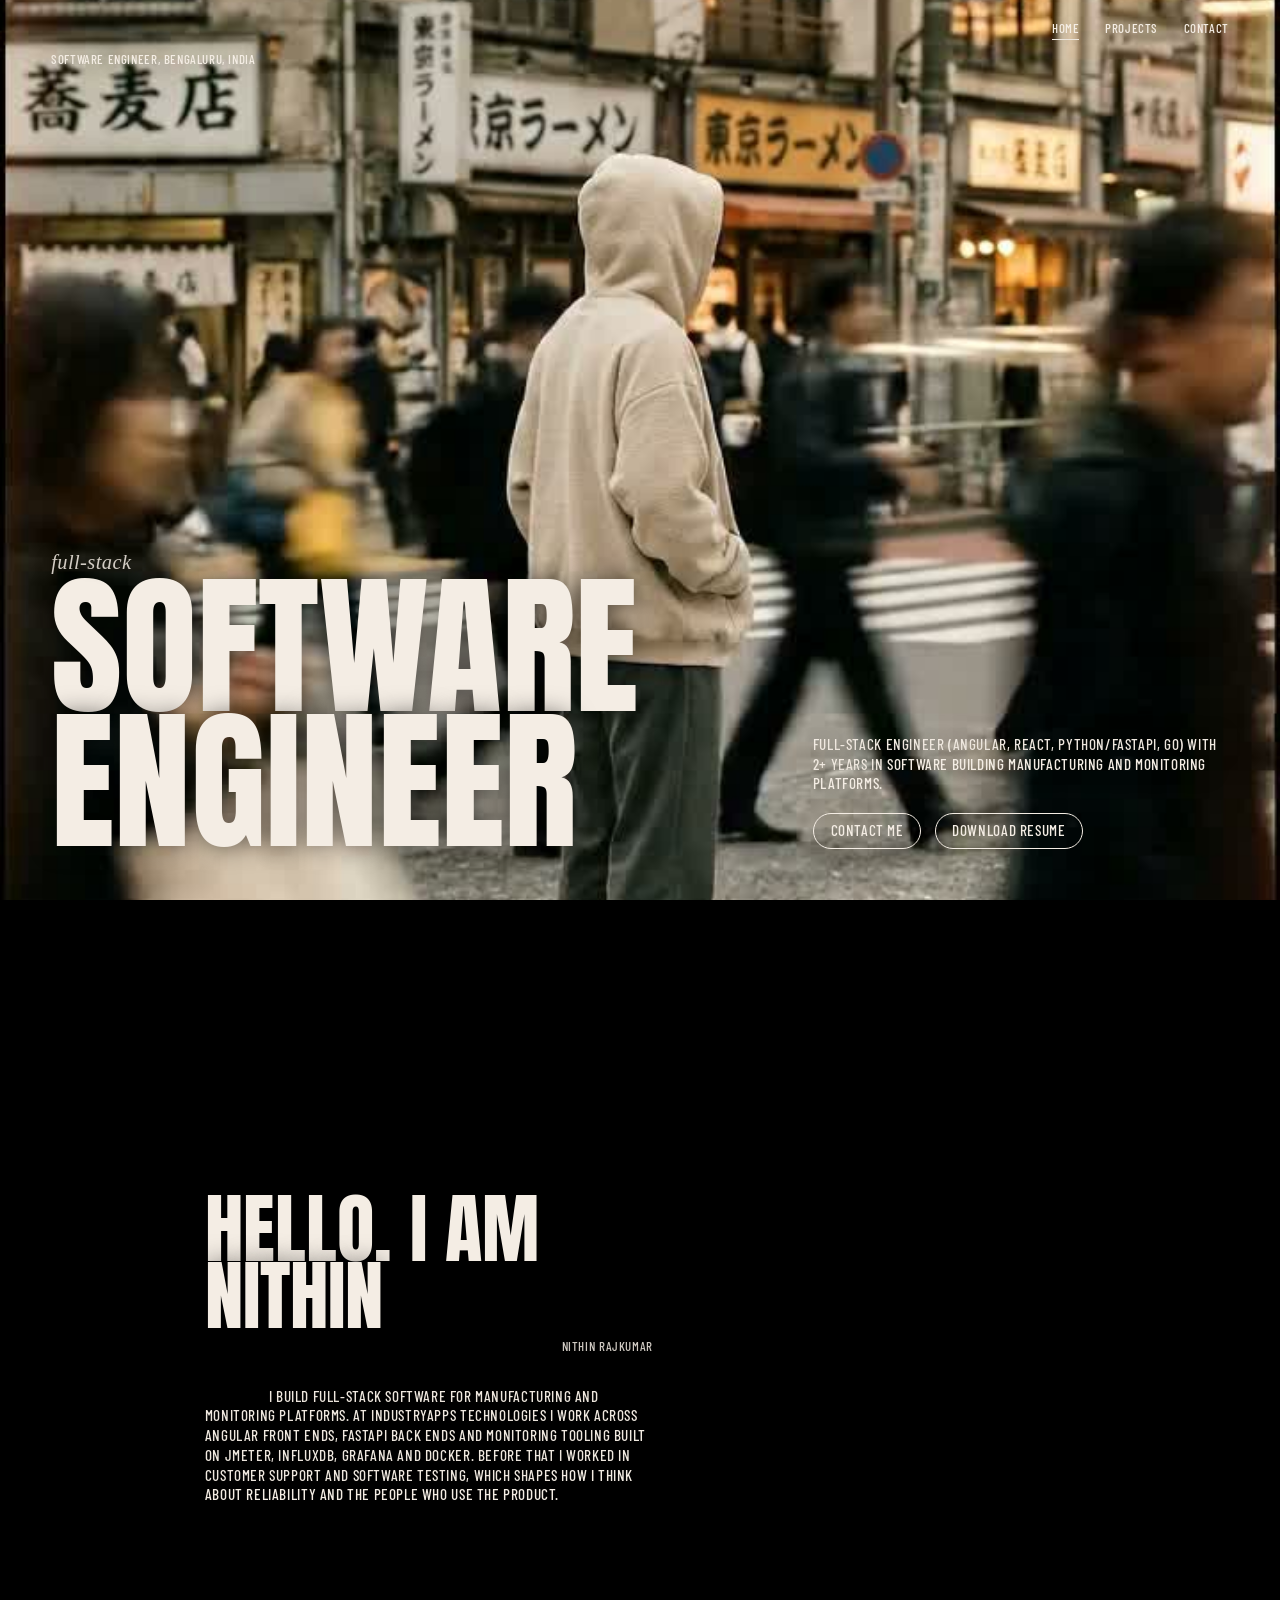
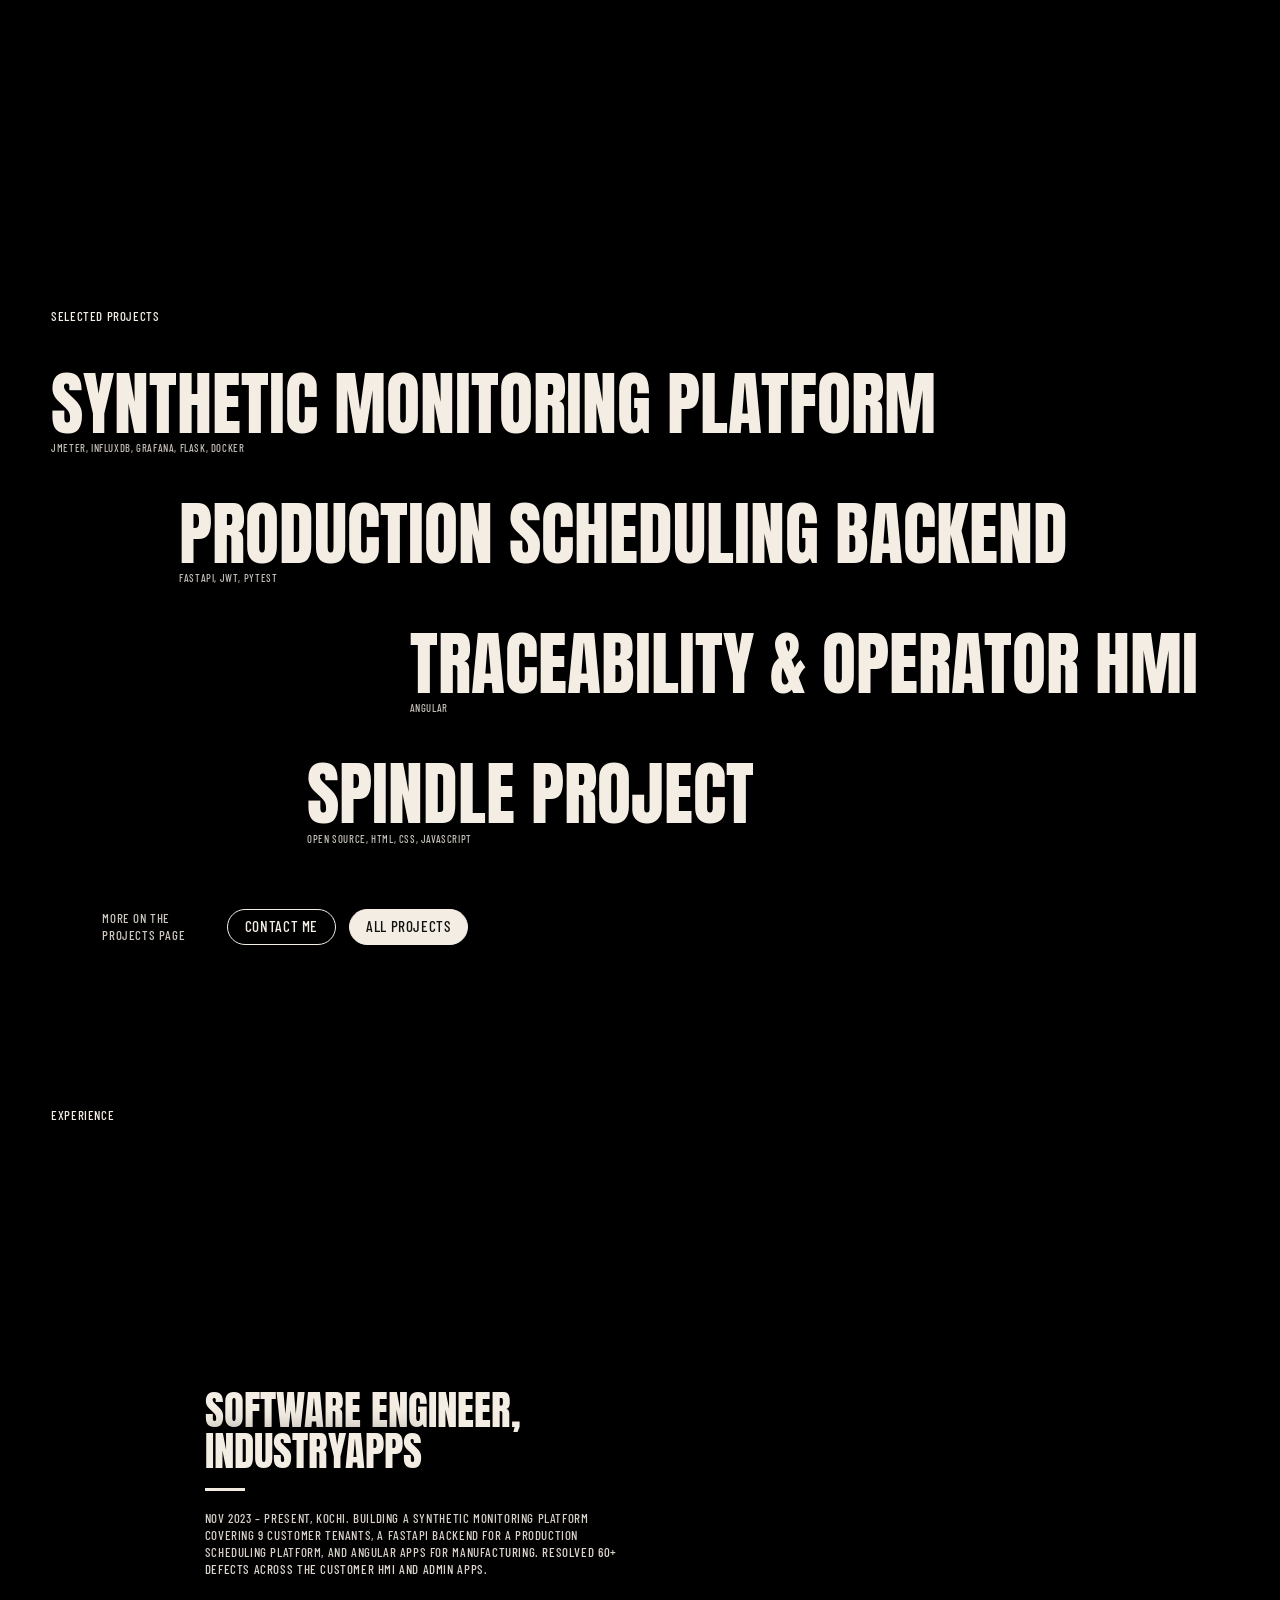
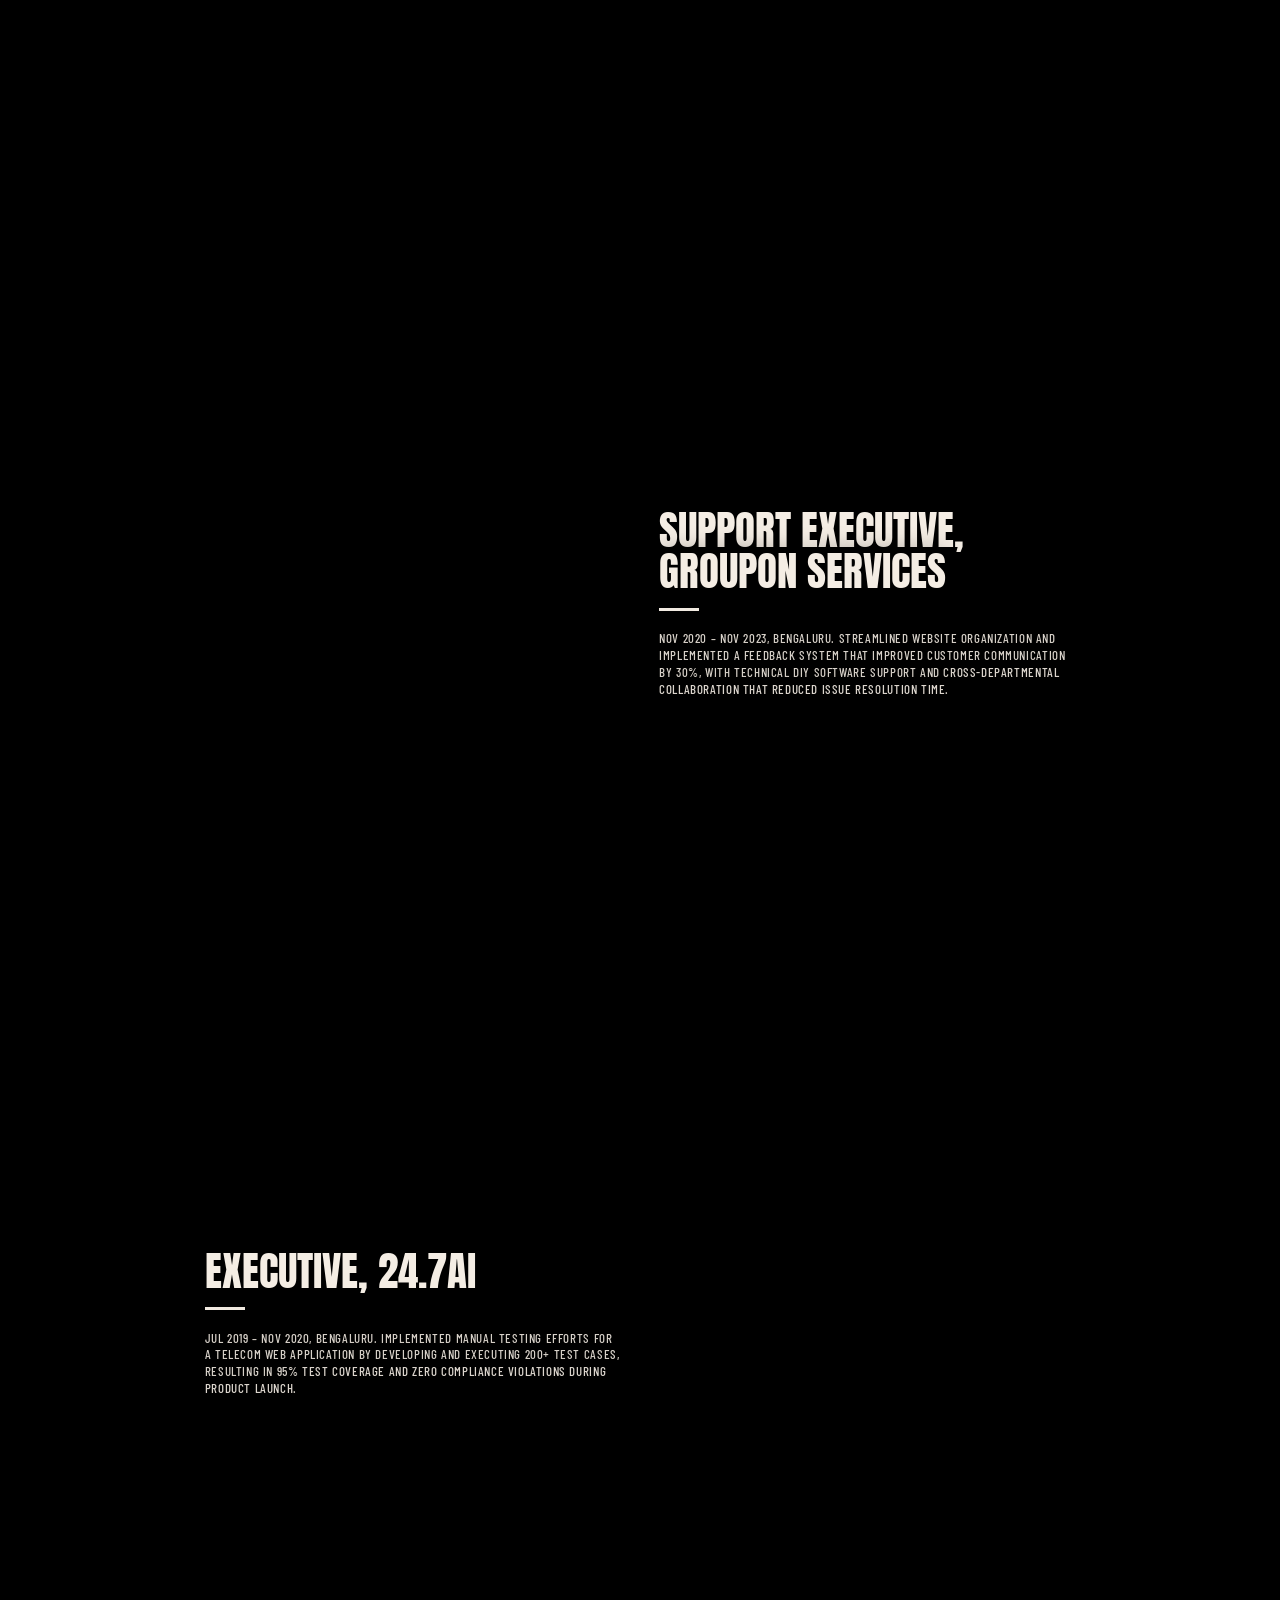
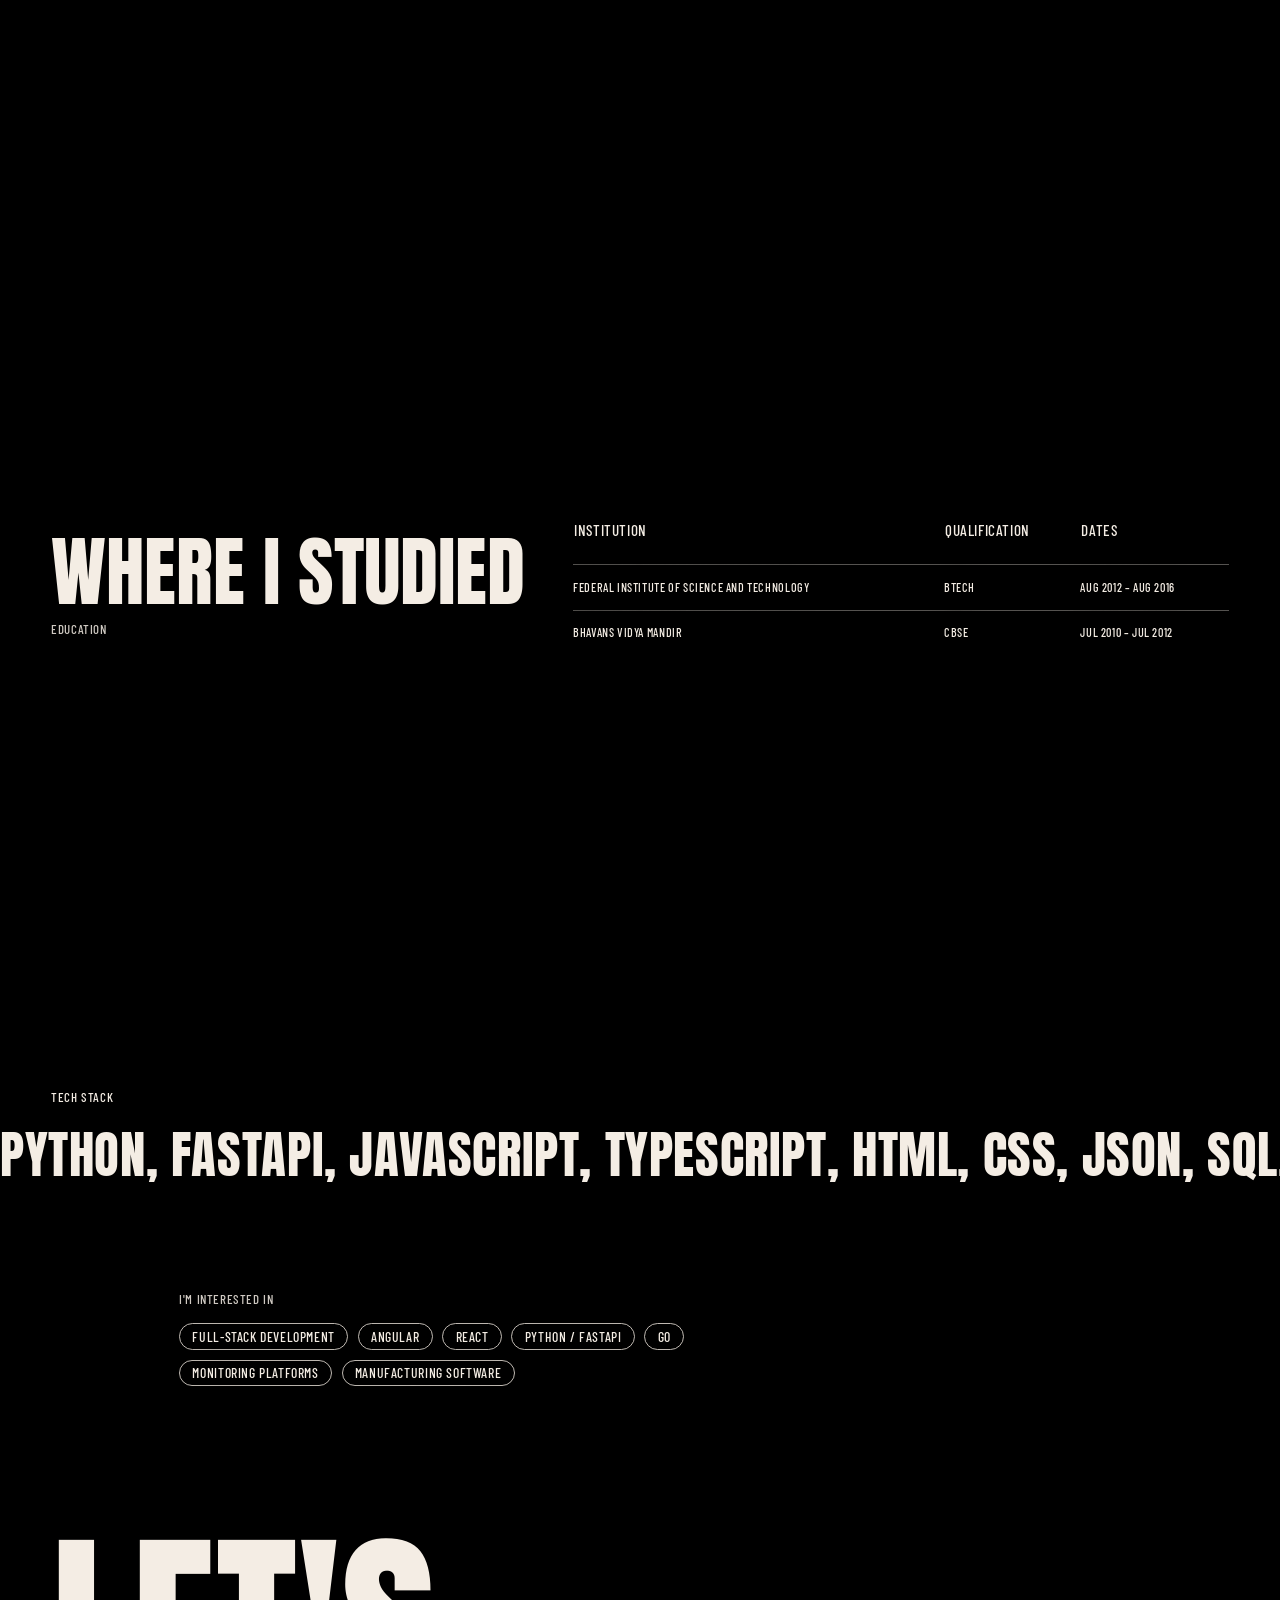
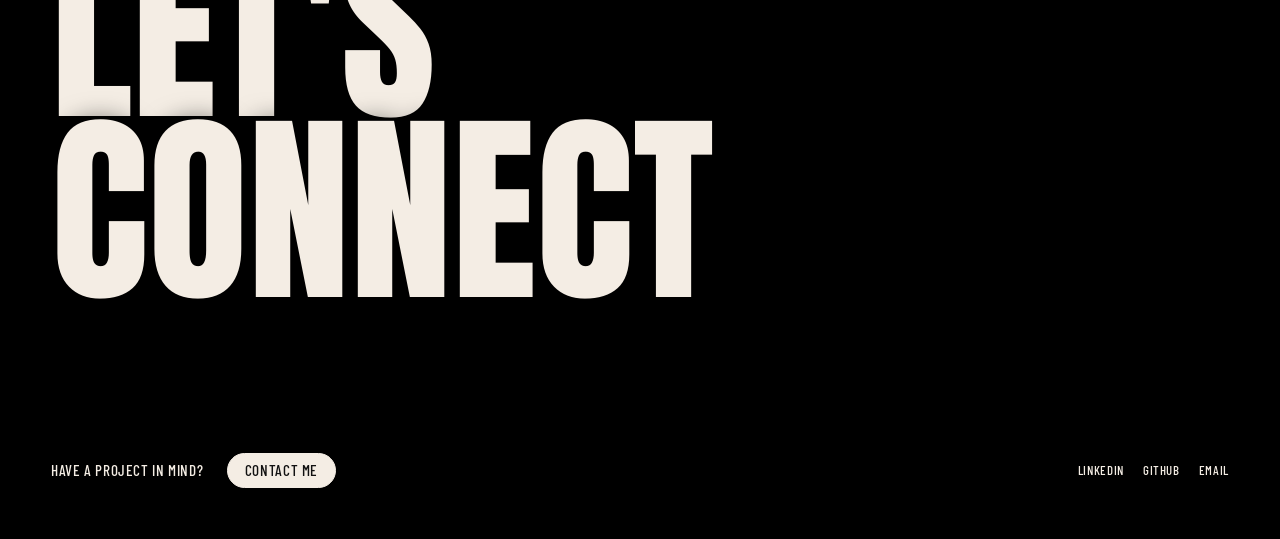
<file: index.html>
<!DOCTYPE html>
<html lang="en">
<head>
  <meta charset="UTF-8">
  <meta name="viewport" content="width=device-width, initial-scale=1.0">
  <title>Nithin Rajkumar</title>
  <link rel="preconnect" href="https://fonts.googleapis.com">
  <link rel="preconnect" href="https://fonts.gstatic.com" crossorigin>
  <link href="https://fonts.googleapis.com/css2?family=Anton&family=Barlow+Condensed:wght@400;500;600&display=swap" rel="stylesheet">
  <link rel="stylesheet" href="style.css">
</head>
<body>
  <canvas id="stage"></canvas>

  <header class="nav">
    <nav>
      <a href="index.html" aria-current="page">Home</a>
      <a href="projects.html">Projects</a>
      <a href="#connect">Contact</a>
    </nav>
  </header>

  <main>
    <section class="hero">
      <p class="hero-role reveal">Software Engineer, Bengaluru, India</p>
      <div class="hero-body">
        <h1 class="display reveal">
          <span class="script">full-stack</span>
          Software<br>Engineer
        </h1>
        <div class="hero-intro reveal">
          <p>Full-stack engineer (Angular, React, Python/FastAPI, Go) with 2+ years in software building manufacturing and monitoring platforms.</p>
          <a class="btn" href="mailto:Rajkumar_nithin@yahoo.com">Contact me</a>
          <a class="btn" href="NithinResume.pdf" download>Download resume</a>
        </div>
      </div>
    </section>

    <section class="about">
      <div class="about-inner reveal">
        <h2 class="display">Hello. I am Nithin</h2>
        <p class="byline">Nithin Rajkumar</p>
        <p class="about-text">I build full-stack software for manufacturing and monitoring platforms. At IndustryApps Technologies I work across Angular front ends, FastAPI back ends and monitoring tooling built on JMeter, InfluxDB, Grafana and Docker. Before that I worked in customer support and software testing, which shapes how I think about reliability and the people who use the product.</p>
      </div>
    </section>

    <section class="cases">
      <p class="label reveal">Selected projects</p>
      <ul class="case-list">
        <li class="case c1 reveal"><h3 class="display">Synthetic Monitoring Platform</h3><span>JMeter, InfluxDB, Grafana, Flask, Docker</span></li>
        <li class="case c2 reveal"><h3 class="display">Production Scheduling Backend</h3><span>FastAPI, JWT, Pytest</span></li>
        <li class="case c3 reveal"><h3 class="display">Traceability &amp; Operator HMI</h3><span>Angular</span></li>
        <li class="case c4 reveal"><h3 class="display">Spindle Project</h3><span>Open source, HTML, CSS, JavaScript</span></li>
      </ul>
      <div class="case-actions reveal">
        <span class="note">More on the projects page</span>
        <a class="btn" href="mailto:Rajkumar_nithin@yahoo.com">Contact me</a>
        <a class="btn btn-solid" href="projects.html">All projects</a>
      </div>
    </section>

    <section class="stories">
      <p class="label reveal">Experience</p>
      <article class="story left reveal">
        <h2 class="display">Software Engineer, IndustryApps</h2>
        <p>Nov 2023 – Present, Kochi. Building a synthetic monitoring platform covering 9 customer tenants, a FastAPI backend for a production scheduling platform, and Angular apps for manufacturing. Resolved 60+ defects across the Customer HMI and Admin apps.</p>
      </article>
      <article class="story right reveal">
        <h2 class="display">Support Executive, Groupon Services</h2>
        <p>Nov 2020 – Nov 2023, Bengaluru. Streamlined website organization and implemented a feedback system that improved customer communication by 30%, with technical DIY software support and cross-departmental collaboration that reduced issue resolution time.</p>
      </article>
      <article class="story left reveal">
        <h2 class="display">Executive, 24.7ai</h2>
        <p>Jul 2019 – Nov 2020, Bengaluru. Implemented manual testing efforts for a telecom web application by developing and executing 200+ test cases, resulting in 95% test coverage and zero compliance violations during product launch.</p>
      </article>
    </section>

    <section class="awards">
      <div class="awards-title reveal">
        <h2 class="display">Where I studied</h2>
        <p class="byline">Education</p>
      </div>
      <div class="awards-table reveal">
        <table>
          <thead>
            <tr><th>Institution</th><th>Qualification</th><th>Dates</th></tr>
          </thead>
          <tbody>
            <tr><td>Federal Institute of Science and Technology</td><td>BTech</td><td>Aug 2012 – Aug 2016</td></tr>
            <tr><td>Bhavans Vidya Mandir</td><td>CBSE</td><td>Jul 2010 – Jul 2012</td></tr>
          </tbody>
        </table>
      </div>
    </section>

    <section class="featured">
      <p class="label reveal">Tech stack</p>
      <div class="marquee" aria-label="Tech stack">
        <div class="marquee-track">
          <span>Python, FastAPI, JavaScript, TypeScript, HTML, CSS, JSON, SQL, Java, Go, React, Angular, Vue.js, Redux, Node.js, Express, MongoDB, MySQL, PocketBase, Git, GitHub, Azure, JIRA, Docker, JMeter, Selenium, Mocha, Postman, Webpack, npm, Linux, Visual Studio,</span>
          <span aria-hidden="true">Python, FastAPI, JavaScript, TypeScript, HTML, CSS, JSON, SQL, Java, Go, React, Angular, Vue.js, Redux, Node.js, Express, MongoDB, MySQL, PocketBase, Git, GitHub, Azure, JIRA, Docker, JMeter, Selenium, Mocha, Postman, Webpack, npm, Linux, Visual Studio,</span>
        </div>
      </div>
    </section>

    <section class="connect" id="connect">
      <div class="connect-top reveal">
        <p class="label">I'm interested in</p>
        <ul class="tags">
          <li>Full-stack Development</li>
          <li>Angular</li>
          <li>React</li>
          <li>Python / FastAPI</li>
          <li>Go</li>
          <li>Monitoring Platforms</li>
          <li>Manufacturing Software</li>
        </ul>
      </div>
      <h2 class="display connect-title reveal">Let's<br>Connect</h2>
      <div class="connect-bottom reveal">
        <span class="ask">Have a project in mind?</span>
        <a class="btn btn-solid" href="mailto:Rajkumar_nithin@yahoo.com">Contact me</a>
        <nav class="socials">
          <a href="https://www.linkedin.com/in/nithinrajkumar" target="_blank" rel="noopener">LinkedIn</a>
          <a href="https://github.com/nithindante" target="_blank" rel="noopener">GitHub</a>
          <a href="mailto:Rajkumar_nithin@yahoo.com">Email</a>
        </nav>
      </div>
    </section>
  </main>

  <script src="reveal.js"></script>
  <script src="script.js"></script>
</body>
</html>
</file>
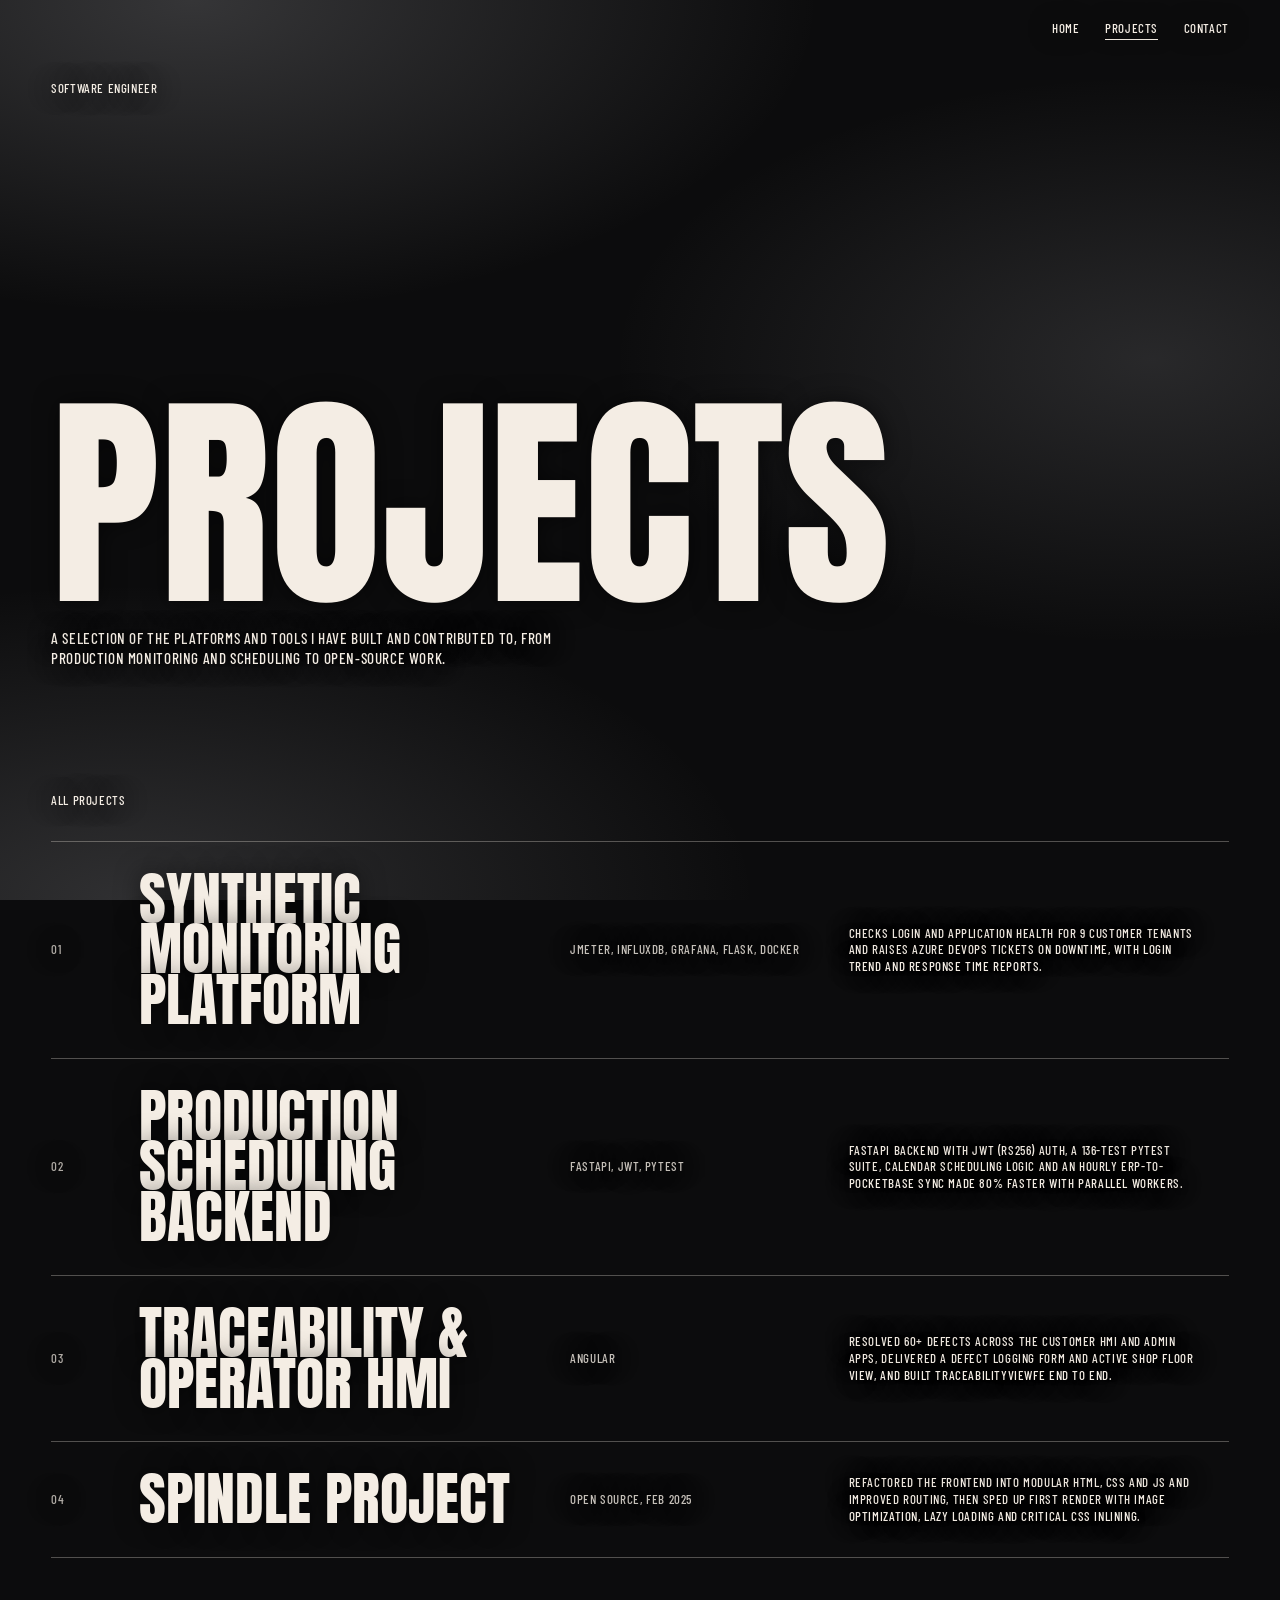
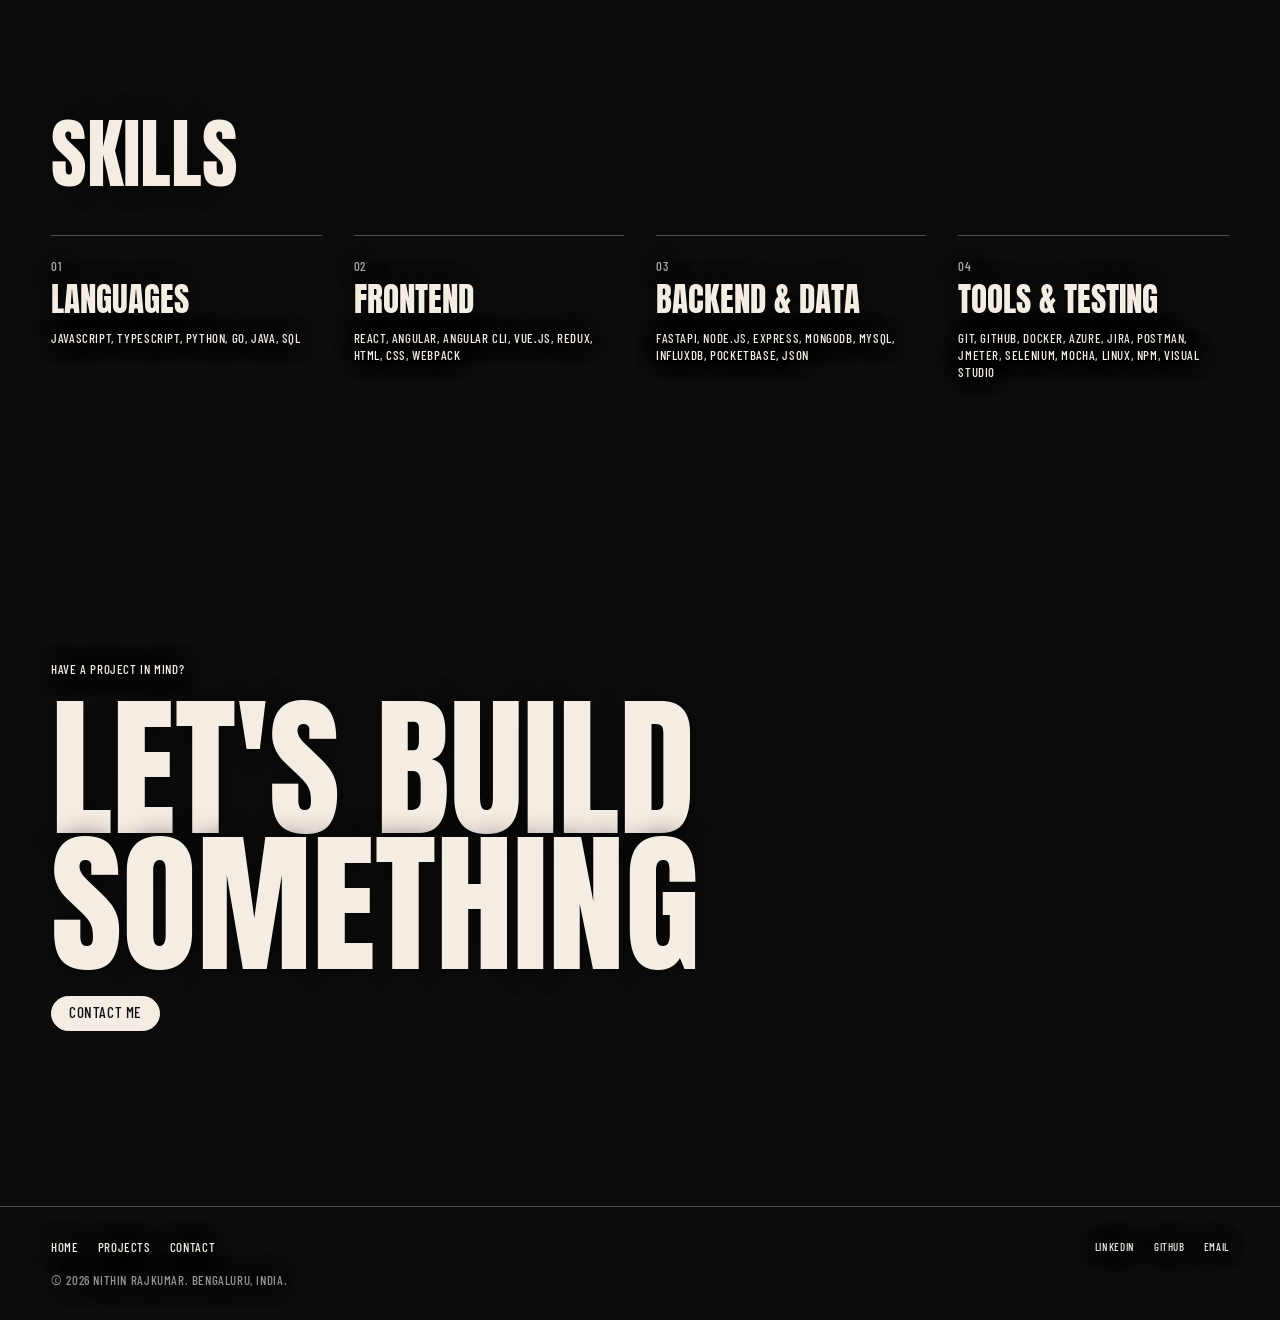
<file: projects.html>
<!DOCTYPE html>
<html lang="en">
<head>
  <meta charset="UTF-8">
  <meta name="viewport" content="width=device-width, initial-scale=1.0">
  <title>Projects - Nithin Rajkumar</title>
  <link rel="preconnect" href="https://fonts.googleapis.com">
  <link rel="preconnect" href="https://fonts.gstatic.com" crossorigin>
  <link href="https://fonts.googleapis.com/css2?family=Anton&family=Barlow+Condensed:wght@400;500;600&display=swap" rel="stylesheet">
  <link rel="stylesheet" href="style.css">
</head>
<body class="page-projects">
  <header class="nav">
    <nav>
      <a href="index.html">Home</a>
      <a href="projects.html" aria-current="page">Projects</a>
      <a href="#contact">Contact</a>
    </nav>
  </header>

  <main>
    <section class="p-hero">
      <p class="label reveal">Software Engineer</p>
      <div class="reveal">
        <h1 class="display">Projects</h1>
        <p class="p-sub">A selection of the platforms and tools I have built and contributed to, from production monitoring and scheduling to open-source work.</p>
      </div>
    </section>

    <section class="p-list">
      <p class="label reveal">All projects</p>
      <ul>
        <li class="p-item reveal">
          <span class="p-num">01</span>
          <h2 class="display">Synthetic Monitoring Platform</h2>
          <span class="p-cat">JMeter, InfluxDB, Grafana, Flask, Docker</span>
          <p>Checks login and application health for 9 customer tenants and raises Azure DevOps tickets on downtime, with login trend and response time reports.</p>
        </li>
        <li class="p-item reveal">
          <span class="p-num">02</span>
          <h2 class="display">Production Scheduling Backend</h2>
          <span class="p-cat">FastAPI, JWT, Pytest</span>
          <p>FastAPI backend with JWT (RS256) auth, a 136-test pytest suite, calendar scheduling logic and an hourly ERP-to-PocketBase sync made 80% faster with parallel workers.</p>
        </li>
        <li class="p-item reveal">
          <span class="p-num">03</span>
          <h2 class="display">Traceability &amp; Operator HMI</h2>
          <span class="p-cat">Angular</span>
          <p>Resolved 60+ defects across the Customer HMI and Admin apps, delivered a defect logging form and Active Shop Floor view, and built TraceabilityViewFE end to end.</p>
        </li>
        <li class="p-item reveal">
          <span class="p-num">04</span>
          <h2 class="display">Spindle Project</h2>
          <span class="p-cat">Open source, Feb 2025</span>
          <p>Refactored the frontend into modular HTML, CSS and JS and improved routing, then sped up first render with image optimization, lazy loading and critical CSS inlining.</p>
        </li>
      </ul>
    </section>

    <section class="p-process">
      <h2 class="display reveal">Skills</h2>
      <ol class="steps">
        <li class="reveal"><span class="p-num">01</span><h3 class="display">Languages</h3><p>JavaScript, TypeScript, Python, Go, Java, SQL</p></li>
        <li class="reveal"><span class="p-num">02</span><h3 class="display">Frontend</h3><p>React, Angular, Angular CLI, Vue.js, Redux, HTML, CSS, Webpack</p></li>
        <li class="reveal"><span class="p-num">03</span><h3 class="display">Backend &amp; Data</h3><p>FastAPI, Node.js, Express, MongoDB, MySQL, InfluxDB, PocketBase, JSON</p></li>
        <li class="reveal"><span class="p-num">04</span><h3 class="display">Tools &amp; Testing</h3><p>Git, GitHub, Docker, Azure, JIRA, Postman, JMeter, Selenium, Mocha, Linux, npm, Visual Studio</p></li>
      </ol>
    </section>

    <section class="p-cta" id="contact">
      <p class="label reveal">Have a project in mind?</p>
      <h2 class="display reveal">Let's build<br>something</h2>
      <a class="btn btn-solid reveal" href="mailto:Rajkumar_nithin@yahoo.com">Contact me</a>
    </section>
  </main>

  <footer class="footer">
    <nav class="footer-links">
      <a href="index.html">Home</a>
      <a href="projects.html">Projects</a>
      <a href="#contact">Contact</a>
    </nav>
    <nav class="socials">
      <a href="https://www.linkedin.com/in/nithinrajkumar" target="_blank" rel="noopener">LinkedIn</a>
      <a href="https://github.com/nithindante" target="_blank" rel="noopener">GitHub</a>
      <a href="mailto:Rajkumar_nithin@yahoo.com">Email</a>
    </nav>
    <p class="copy">&copy; 2026 Nithin Rajkumar. Bengaluru, India.</p>
  </footer>

  <script src="reveal.js"></script>
</body>
</html>
</file>
<file: style.css>
:root {
  --fg: #f4ede4;
  --pad: clamp(1.25rem, 4vw, 4rem);
  --display: 'Anton', 'Impact', sans-serif;
  --body: 'Barlow Condensed', 'Arial Narrow', sans-serif;
}

html {
  background: #000;
}

html, body {
  margin: 0;
  padding: 0;
}

body {
  color: var(--fg);
  font-family: var(--body);
  font-size: clamp(0.95rem, 1.1vw, 1.15rem);
  font-weight: 500;
  letter-spacing: 0.04em;
  text-transform: uppercase;
  line-height: 1.3;
  text-shadow: 0 0 24px rgba(0, 0, 0, 0.55);
}

#stage {
  position: fixed;
  inset: 0;
  z-index: -1;
  display: block;
  width: 100%;
  height: 100%;
}

p, h1, h2, h3, ul { margin: 0; }
ul { padding: 0; list-style: none; }
a { color: inherit; text-decoration: none; }

.display {
  font-family: var(--display);
  font-weight: 400;
  line-height: 0.88;
  letter-spacing: 0;
}

.label, .byline, .note, .script {
  font-size: 0.85em;
  opacity: 0.85;
}

.btn {
  display: inline-block;
  padding: 0.45em 1.1em;
  border: 1px solid var(--fg);
  border-radius: 999px;
  text-shadow: none;
  transition: background 0.3s, color 0.3s;
}
.btn:hover,
.btn-solid {
  background: var(--fg);
  color: #111;
}
.btn-solid:hover {
  background: transparent;
  color: var(--fg);
}

section {
  box-sizing: border-box;
  padding: var(--pad);
}

/* hero */
.hero {
  min-height: 100vh;
  display: flex;
  flex-direction: column;
  justify-content: space-between;
}
.hero-role { font-size: 0.85em; }
.hero-body {
  display: flex;
  align-items: flex-end;
  justify-content: space-between;
  gap: 2rem;
}
.hero h1 { font-size: clamp(4rem, 12vw, 13rem); }
.script {
  display: block;
  font-style: italic;
  text-transform: none;
  letter-spacing: 0.02em;
  font-family: Georgia, serif;
  font-size: clamp(1rem, 1.6vw, 1.6rem);
  line-height: 1;
  margin-bottom: 0.4rem;
}
.amp { font-size: 0.35em; vertical-align: top; }
.hero-intro { max-width: 26rem; }
.hero-intro p { margin-bottom: 1.2rem; }
.hero-intro .btn + .btn { margin-left: 0.6rem; }

/* about */
.about {
  min-height: 100vh;
  display: flex;
  align-items: center;
  padding-left: clamp(1.25rem, 16vw, 16rem);
}
.about-inner { max-width: 28rem; }
.about h2 { font-size: clamp(3rem, 6vw, 6.5rem); }
.byline { margin: 0.5rem 0 2rem; text-align: right; }
.about-text { text-indent: 4rem; }

/* cases */
.cases { padding-top: 12vh; padding-bottom: 12vh; }
.cases .label { margin-bottom: 3rem; }
.case-list { display: flex; flex-direction: column; gap: 3rem; }
.case h3 { font-size: clamp(2.5rem, 5.5vw, 6rem); }
.case span { display: block; font-size: 0.7em; opacity: 0.8; margin-top: 0.4rem; }
.c1 { margin-left: 0; }
.c2 { margin-left: 10vw; }
.c3 { margin-left: 28vw; }
.c4 { margin-left: 20vw; }
.case-actions {
  display: flex;
  align-items: center;
  flex-wrap: wrap;
  gap: 0.8rem;
  margin-top: 4rem;
  margin-left: 4vw;
}
.note { max-width: 7rem; }

/* stories */
.stories { padding-top: 6vh; padding-bottom: 6vh; }
.story {
  display: flex;
  flex-direction: column;
  align-items: flex-start;
  gap: 1.2rem;
  min-height: 80vh;
  justify-content: center;
  max-width: 26rem;
}
.story.left { margin-left: clamp(0rem, 12vw, 12rem); }
.story.right { margin-left: auto; margin-right: clamp(0rem, 12vw, 12rem); }
.story h2 { font-size: clamp(2rem, 3.2vw, 3.5rem); line-height: 1; }
.story h2::after {
  content: '';
  display: block;
  width: 2.5rem;
  height: 3px;
  margin-top: 1rem;
  background: var(--fg);
}
.story p { font-size: 0.85em; opacity: 0.9; }

/* awards */
.awards {
  min-height: 100vh;
  display: flex;
  align-items: center;
  justify-content: space-between;
  gap: 3rem;
}
.awards-title { max-width: 30rem; }
.awards h2 { font-size: clamp(3rem, 6vw, 6.5rem); }
.awards .byline { text-align: left; margin: 1rem 0 0; }
.awards-table { flex: 1; max-width: 42rem; text-align: right; }
.awards-table table { width: 100%; border-collapse: collapse; text-align: left; }
.awards-table th { font-weight: 500; padding-bottom: 1.5rem; }
.awards-table td { padding: 0.9rem 0; border-top: 1px solid rgba(244, 237, 228, 0.35); font-size: 0.8em; }
.awards-table .btn { margin-top: 2rem; }

/* marquee */
.featured { padding-left: 0; padding-right: 0; }
.featured .label { padding: 0 var(--pad); margin-bottom: 1rem; }
.marquee { overflow: hidden; white-space: nowrap; }
.marquee-track { display: inline-flex; animation: marquee 35s linear infinite; }
.marquee-track span {
  font-family: var(--display);
  font-size: clamp(2rem, 4vw, 4.5rem);
  padding-right: 1.2em;
}
@keyframes marquee {
  to { transform: translateX(-50%); }
}

/* connect */
.connect {
  min-height: 100vh;
  display: flex;
  flex-direction: column;
  justify-content: space-between;
  gap: 3rem;
}
.connect-top { padding-left: clamp(0rem, 10vw, 10rem); }
.connect-top .label { margin-bottom: 1rem; }
.tags { display: flex; flex-wrap: wrap; gap: 0.6rem; max-width: 36rem; }
.tags li {
  padding: 0.25em 0.9em;
  border: 1px solid rgba(244, 237, 228, 0.8);
  border-radius: 999px;
  font-size: 0.9em;
}
.connect-title { font-size: clamp(5rem, 16vw, 17rem); }
.connect-bottom {
  display: flex;
  align-items: center;
  flex-wrap: wrap;
  gap: 1rem 1.5rem;
}
.socials { display: flex; gap: 1.2rem; margin-left: auto; font-size: 0.85em; }

/* nav */
.nav {
  position: fixed;
  top: 0;
  left: 0;
  right: 0;
  z-index: 10;
  display: flex;
  justify-content: flex-end;
  padding: 1.25rem var(--pad);
  pointer-events: none;
}
.nav nav { display: flex; gap: 1.6rem; font-size: 0.85em; pointer-events: auto; }
.nav a { padding-bottom: 0.15em; border-bottom: 1px solid transparent; transition: border-color 0.3s; }
.nav a:hover,
.nav a[aria-current] { border-bottom-color: var(--fg); }

/* projects page: static dark shaded backdrop instead of the animation */
.page-projects {
  background:
    radial-gradient(ellipse 70% 50% at 15% 0%, rgba(200, 200, 205, 0.22), transparent 70%),
    radial-gradient(ellipse 60% 45% at 90% 40%, rgba(170, 170, 175, 0.18), transparent 70%),
    radial-gradient(ellipse 70% 50% at 10% 100%, rgba(190, 190, 195, 0.2), transparent 70%),
    #0c0c0d;
  background-attachment: fixed;
}

.p-hero {
  min-height: 80vh;
  display: flex;
  flex-direction: column;
  justify-content: space-between;
  padding-top: 5rem;
}
.p-hero h1 { font-size: clamp(5rem, 18vw, 20rem); }
.p-sub { max-width: 32rem; margin-top: 1.5rem; }

.p-list { padding-top: 8vh; padding-bottom: 8vh; }
.p-list .label { margin-bottom: 2rem; }
.p-item {
  display: grid;
  grid-template-columns: 4rem 1.6fr 1fr 1.4fr auto;
  align-items: center;
  gap: 1.5rem;
  padding: 2rem 0;
  border-top: 1px solid rgba(244, 237, 228, 0.3);
}
.p-item:last-child { border-bottom: 1px solid rgba(244, 237, 228, 0.3); }
.p-item h2 { font-size: clamp(2rem, 4.5vw, 5rem); }
.p-num { font-size: 0.85em; opacity: 0.7; }
.p-cat { font-size: 0.85em; opacity: 0.8; }
.p-item p { font-size: 0.85em; }

.p-process { padding-top: 10vh; padding-bottom: 10vh; }
.p-process > h2 { font-size: clamp(3rem, 6vw, 6.5rem); margin-bottom: 3rem; }
.steps { display: grid; grid-template-columns: repeat(4, 1fr); gap: 2rem; list-style: none; padding: 0; }
.steps li { border-top: 1px solid rgba(244, 237, 228, 0.3); padding-top: 1.2rem; }
.steps h3 { font-size: clamp(1.8rem, 2.6vw, 3rem); margin: 0.6rem 0 1rem; }
.steps p { font-size: 0.85em; }

.p-cta {
  min-height: 80vh;
  display: flex;
  flex-direction: column;
  justify-content: center;
  align-items: flex-start;
  gap: 1.5rem;
}
.p-cta h2 { font-size: clamp(4rem, 12vw, 13rem); }

.footer {
  display: flex;
  flex-wrap: wrap;
  align-items: center;
  gap: 1rem 2rem;
  padding: 2rem var(--pad);
  border-top: 1px solid rgba(244, 237, 228, 0.3);
  font-size: 0.85em;
}
.footer nav { display: flex; gap: 1.2rem; }
.footer .socials { margin-left: auto; }
.footer .copy { width: 100%; opacity: 0.6; }

/* scroll reveal (only hidden when JS is running) */
.js .reveal {
  opacity: 0;
  transform: translateY(40px);
  transition: opacity 0.9s ease, transform 0.9s ease;
}
.js .reveal.in {
  opacity: 1;
  transform: none;
}

@media (max-width: 800px) {
  .hero-body, .awards { flex-direction: column; align-items: flex-start; }
  .about { padding-left: var(--pad); }
  .awards-table { width: 100%; }
  .c2, .c3, .c4 { margin-left: 0; }
  .story.left, .story.right { margin-left: 0; margin-right: 0; }
  .case-actions { margin-left: 0; }
  .socials { margin-left: 0; }
  .p-item { grid-template-columns: 1fr; gap: 0.6rem; justify-items: start; }
  .steps { grid-template-columns: 1fr 1fr; }
  .footer .socials { margin-left: 0; }

  /* tighter vertical rhythm: sections follow their content instead of filling the screen */
  .hero { padding-top: 5rem; }
  .about, .awards, .story, .p-hero, .p-cta { min-height: auto; }
  .connect { min-height: 70vh; gap: 2rem; }
  .awards { gap: 1.5rem; }
  .cases, .stories, .p-list, .p-process { padding-top: 2.5rem; padding-bottom: 2.5rem; }
  .cases .label { margin-bottom: 1.5rem; }
  .case-list { gap: 1.5rem; }
  .case-actions { margin-top: 1.5rem; }
  .story { padding: 1.5rem 0; }
  .p-process > h2 { margin-bottom: 1.5rem; }
}

@media (prefers-reduced-motion: reduce) {
  .marquee-track { animation: none; }
  .js .reveal { transition: none; }
}
</file>
